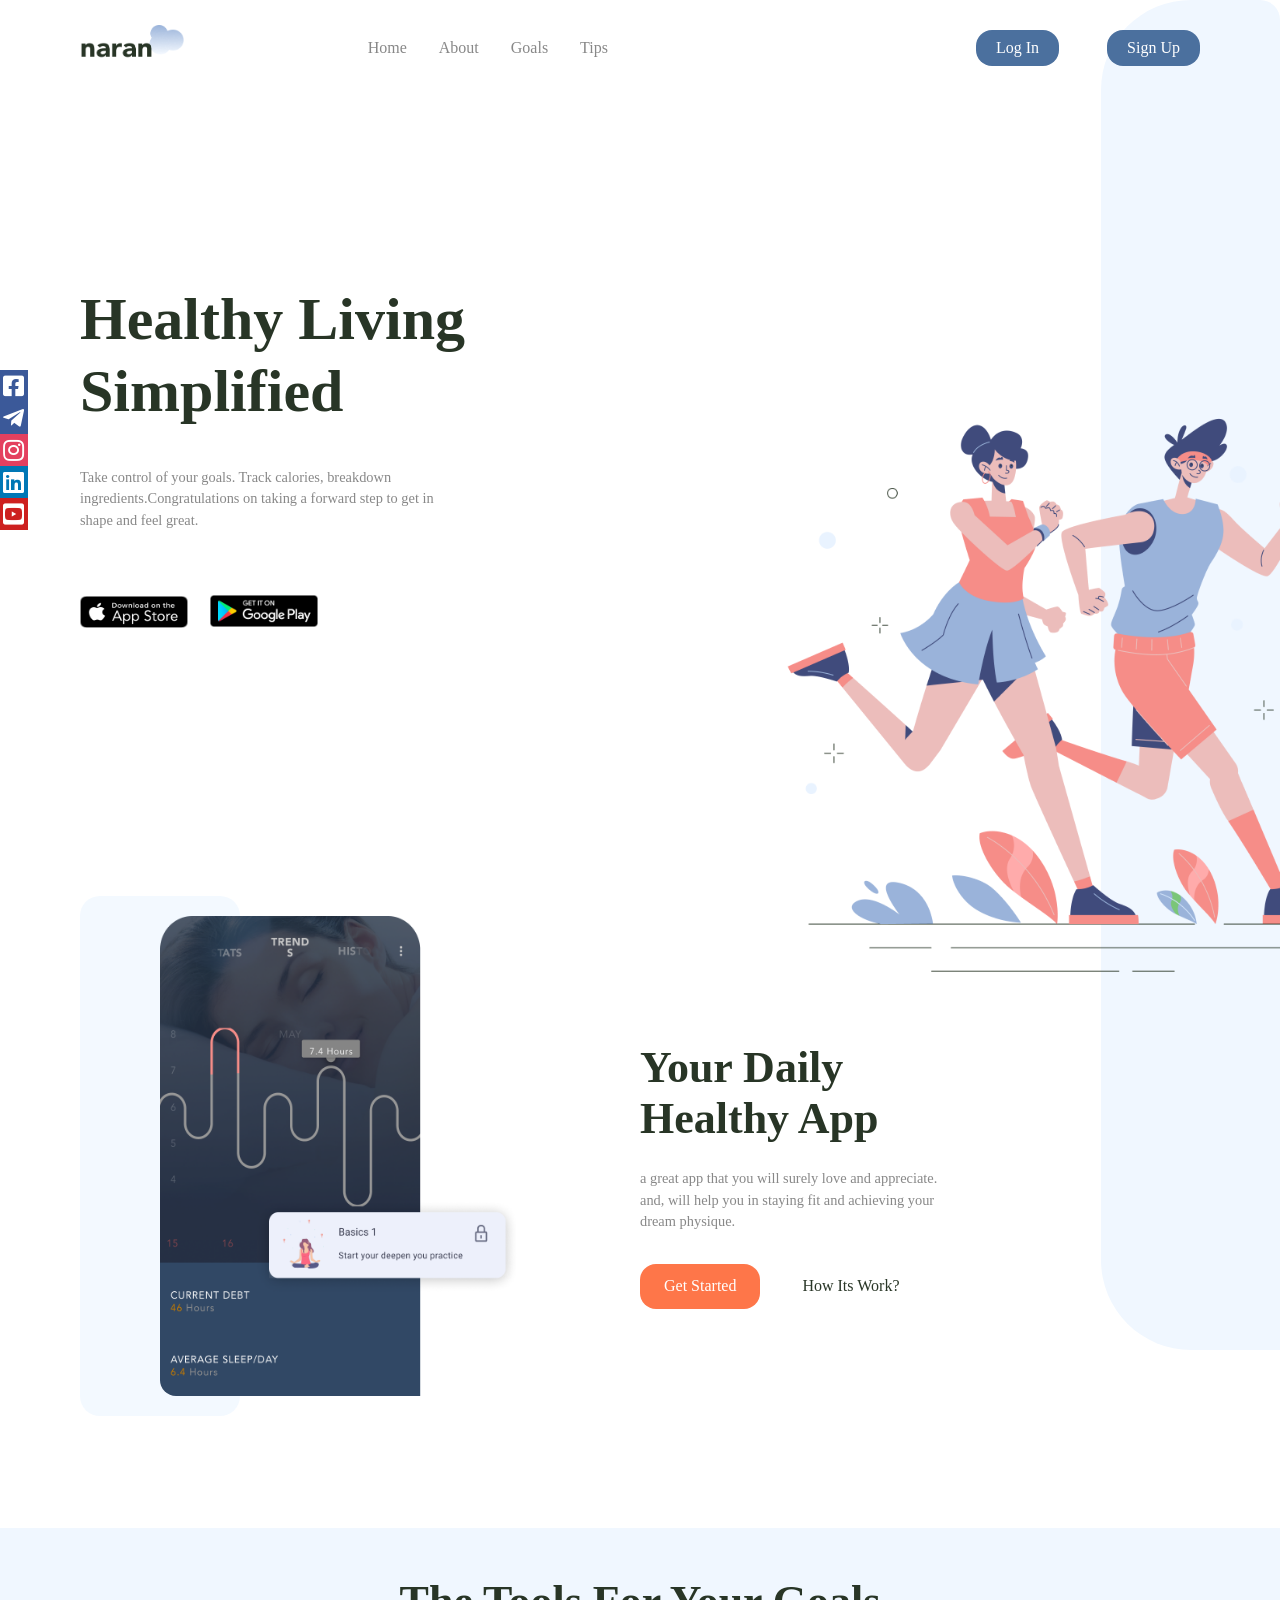
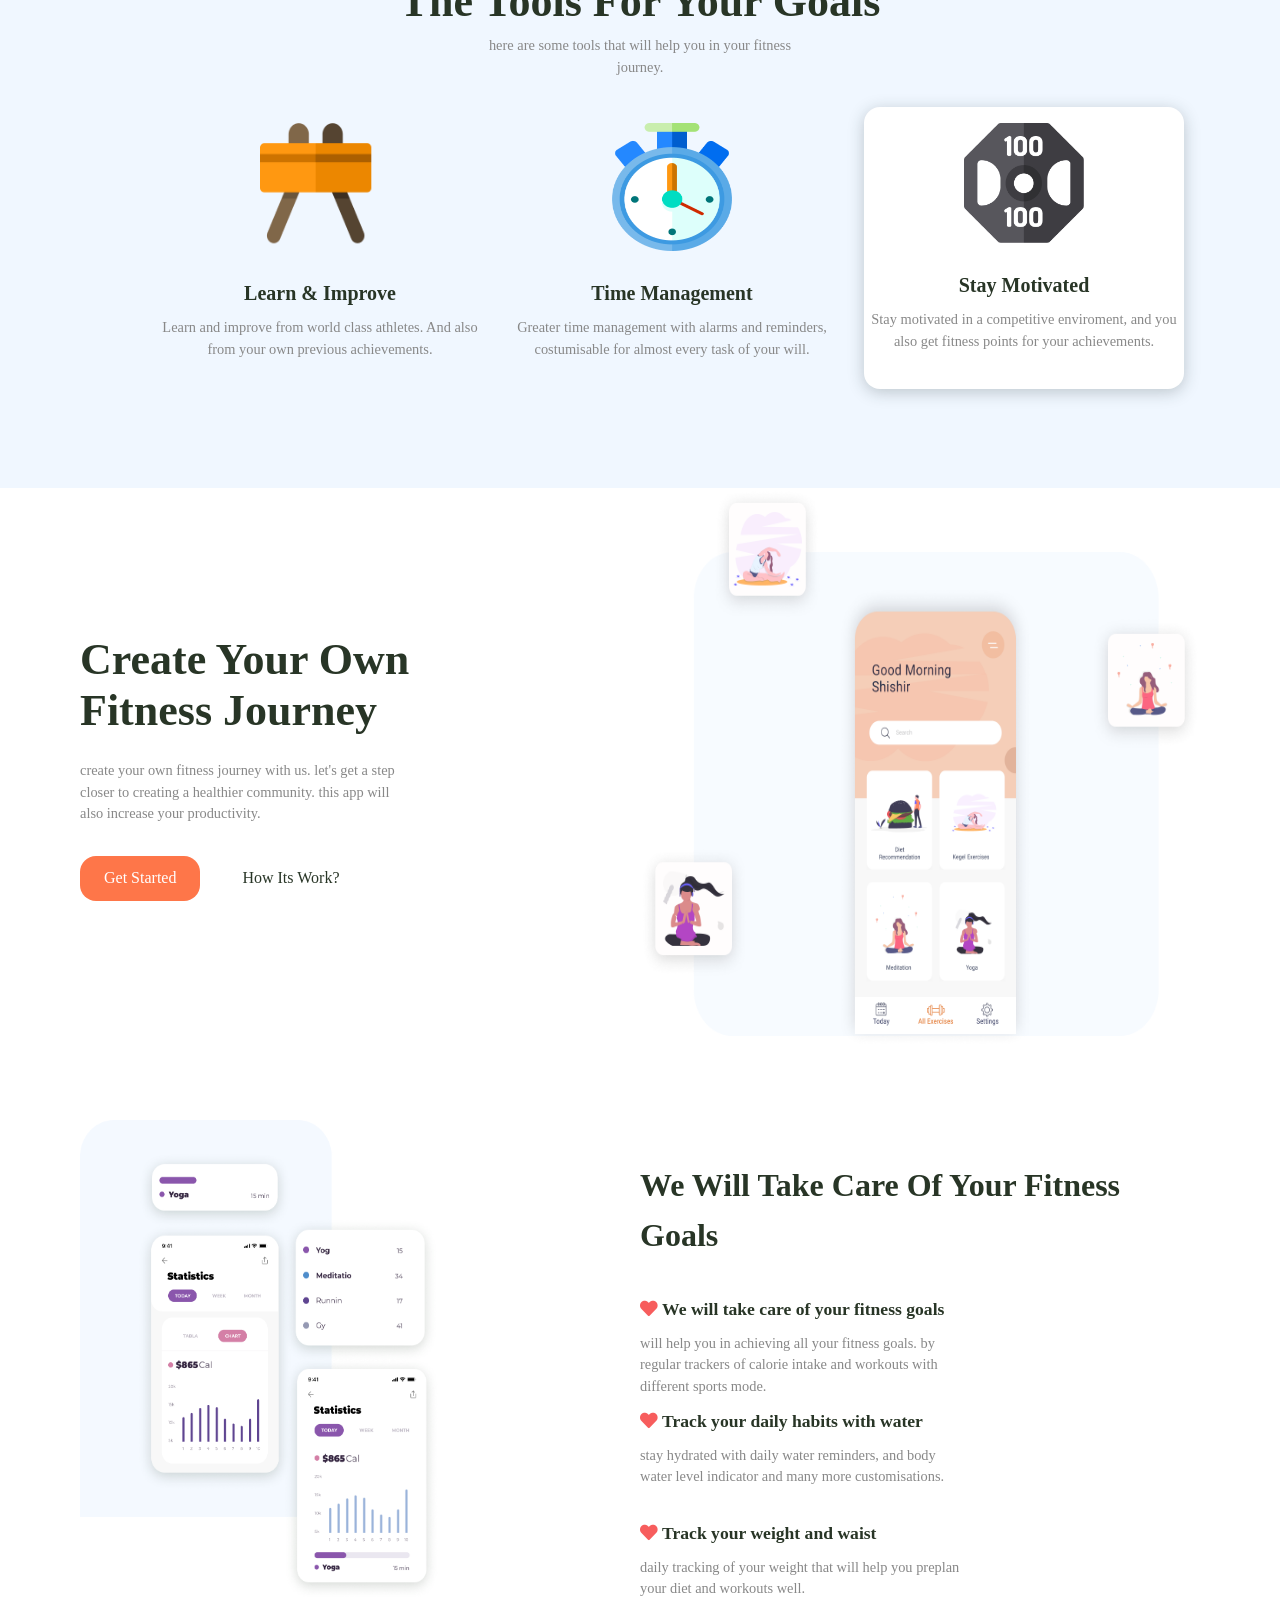
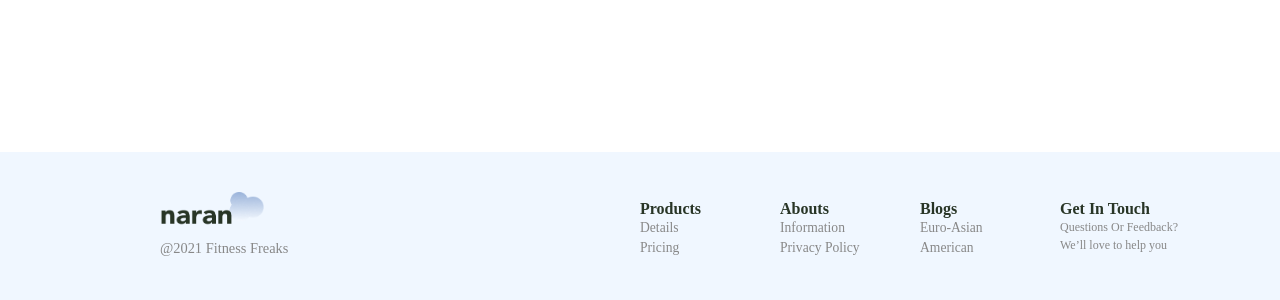
<file: index.html>
<!DOCTYPE html>
<html lang="en">
  <head>
    <meta charset="UTF-8" />
    <meta http-equiv="X-UA-Compatible" content="IE=edge" />
    <meta name="viewport" content="width=device-width, initial-scale=1.0" />
    <link
      rel="stylesheet"
      href="https://cdnjs.cloudflare.com/ajax/libs/font-awesome/5.15.0/css/all.min.css"
      integrity="sha512-BnbUDfEUfV0Slx6TunuB042k9tuKe3xrD6q4mg5Ed72LTgzDIcLPxg6yI2gcMFRyomt+yJJxE+zJwNmxki6/RA=="
      crossorigin="anonymous"
      referrerpolicy="no-referrer"
    />
    <title> Fitness Freaks </title>
    <link rel="stylesheet" href="style.css" />
  </head>
  <body>
    <header>
      <nav>
        <!-- left side menu  -->
        <div class="left-side-menu">
          <div class="logo">
            <a href="#">
              <img src="images/logo1.png" alt="logo" />
            </a>
          </div>

          <div class="sub-menu">
            <a href="#">
              <li>Home</li>
            </a>
            <a href="#section-two">
              <li>About</li>
            </a>
            <a href="#section-third">
              <li>Goals</li>
            </a>
            <a href="#section-five">
              <li>Tips</li>
            </a>
          </div>
        </div>

        <!-- right side menu  -->
        <div class="right-side-menu">
          <div class="sub-menu">
            <a href="LOGIN.HTML">
              <button>Log In</button>
            </a>
            <button>Sign Up</button>
          </div>
        </div>
      </nav>
    </header>

    <!-- -------------- our hero section start----------------- -->
    <section class="main-hero-section">
      <!-- left side code   -->
      <div class="hero-left-side">
        <h1>Healthy living simplified</h1>
        <p>
          Take control of your goals. Track calories, breakdown
          ingredients.Congratulations on taking a forward step to get in shape
          and feel great.
        </p>
        <div class="button-group">
          <a href="https://www.apple.com/in/app-store/">
            <img
              src="images/appstore.png"
              alt="appstore"
              class="appStore"
            />
          </a>
          <a href="https://play.google.com/store/apps/details?id=com.google.android.apps.fitness">
            <img src="images/googlePlay.png" alt="googlePlay" />
          </a>
        </div>
      </div>
      <!-- right side code   -->
      <div class="hero-right-side">
        <img src="images/heropage.png" alt="heropageImg" />
      </div>
    </section>
    <!-- -------------------our 2nd section start ----------------- -->

    <section class="common-section" id="section-two">
      <!-- left side of section 2  -->
      <div class="left-side">
        <figure>
          <img src="images/section2pic.png" alt="section2" />
        </figure>
      </div>

      <!-- right side of section 2  -->
      <div class="right-side">
        <h2>Your Daily Healthy App</h2>
        <p>
          A great app that you will surely love and appreciate. And, will help you in staying fit and achieving your dream physique.
        </p>
        <div class="button-group">
          <button class="common-button">get started</button>
          <button class="common-button-normal">how its work?</button>
        </div>
      </div>
    </section>

    <!----------------- our 3rd section start --------------------->
    <section class="section-third" id="section-third">
      <h2>The Tools For Your Goals</h2>
      <p>
        here are some tools that will help you in your fitness journey.
      </p>
      <div class="section-third-task">
        <div class="task-1">
          <img src="images/sectionIcon1.png" alt="icon1" />
          <h3>Learn & Improve</h3>
          <p>
            Learn and improve from world class athletes. And also from your own previous achievements.
          </p>
        </div>

        <div class="task-2">
          <img src="images/sectionIcon2.png" alt="icon1" />
          <h3>Time Management</h3>
          <p>
            Greater time management with alarms and reminders, costumisable for almost every task of your will.
          </p>
        </div>

        <div class="task-3">
          <img src="images/sectionIcon3.png" alt="icon1" />
          <h3>Stay Motivated</h3>
          <p>
            Stay motivated in a competitive enviroment, and you also get fitness points for your achievements.
          </p>
        </div      </div>
    </section>
    <!-- ---------------- our 4th section start -------------------->

    <section class="common-section" id="section-four">
      <!-- right side of section 2  -->
      <div class="right-side">
        <h2>Create Your Own Fitness Journey</h2>
        <p>
          Create your own fitness journey with us. Let's get a step closer to creating a healthier community. This app will also increase your productivity. 
        </p>
        <div class="button-group">
          <button class="common-button">get started</button>
          <button class="common-button-normal">how its work?</button>
        </div>
      </div>

      <!-- left side of section 2  -->
      <div class="left-side">
        <img src="images/section4img.png" alt="section2" />
      </div>
    </section>

    <!-- --------------- our 5th section start ----------------->

    <section class="common-section" id="section-five">
      <!-- left side of section 2  -->
      <div class="left-side">
        <img src="images/section5.png" alt="section5" />
      </div>

      <!-- right side of section 2  -->
      <div class="right-side">
        <h2>We Will Take Care Of Your Fitness Goals</h2>

        <div class="fitness-goals">
          <div class="rule1">
            <h3>
              <i class="fas fa-heart"></i> We will take care of your fitness
              goals
            </h3>
            <p>
              Will help you in achieving all your fitness goals. By regular trackers of calorie intake and workouts with
			  different sports mode.
            </p>
          </div>

          <div class="rule2">
            <h3>
              <i class="fas fa-heart"></i> Track your daily habits with water
            </h3>
            <p>
              Stay hydrated with daily water reminders, and body water level indicator and many more customisations.			  
            </p>
          </div>

          <div class="rule3">
            <h3><i class="fas fa-heart"></i> Track your weight and waist</h3>
            <p>
              Daily tracking of your weight that will help you preplan your diet and workouts well. 
            </p>
          </div>
        </div>
      </div>
    </section>

    <!-- --------------------- our 6th section start--------------------->

    <footer>
      <div class="logo-div">
        <img src="images/logo1.png" alt="logo" />
        <p>@2021 Fitness Freaks</p>
      </div>

      <div class="footer-menu">
        <div class="footer-div-2">
          <h4>Products</h4>
          <a href="#"><li>Details</li></a>
          <a href="#"><li>Pricing</li></a>
        </div>

        <div class="footer-div-3">
          <h4>Abouts</h4>
          <a href="#"><li>Information</li></a>
          <a href="#"><li>Privacy Policy</li></a>
        </div>

        <div class="footer-div-4">
          <h4>Blogs</h4>
          <a href="#"><li>Euro-Asian</li></a>
          <a href="#"><li>American</li></a>
        </div>

        <div class="footer-div-5">
          <h4>Get In Touch</h4>
          <a href="#"><li>Questions Or Feedback?</li></a>
          <a href="#"><li>We’ll love to help you</li></a>
        </div>
      </div>
    </footer>

    <!-------------- our 7th section  social media start ----------------- -->

    <div class="icon-bar">
      <a href="https://www.facebook.com/arnold" class="facebook" target="_thapa">
        click here to visit <i class="fab fa-facebook-square"></i>
      </a>

      <a href="https://t.me/AASchwarzenegger" class="telegram" target="_thapa">
        click here to visit <i class="fab fa-telegram-plane"></i>
      </a>

      <a
        href="https://instagram.com/cbum?igshid=YmMyMTA2M2Y="
        class="instagram"
        target="_chris"
      >
        click here to visit <i class="fab fa-instagram"></i>
      </a>

      <a href="https://www.linkedin.com/in/arnold-schwarzenegger" class="linkedin" target="_thapa">
        click here to visit <i class="fab fa-linkedin"></i>
      </a>

      <a
        href="https://www.youtube.com/@ChrisBumstead"
        class="youtube"
        target="_chris"
      >
        click here to visit <i class="fab fa-youtube-square"></i>
      </a>
    </div>
  </body>
</html>
</file>
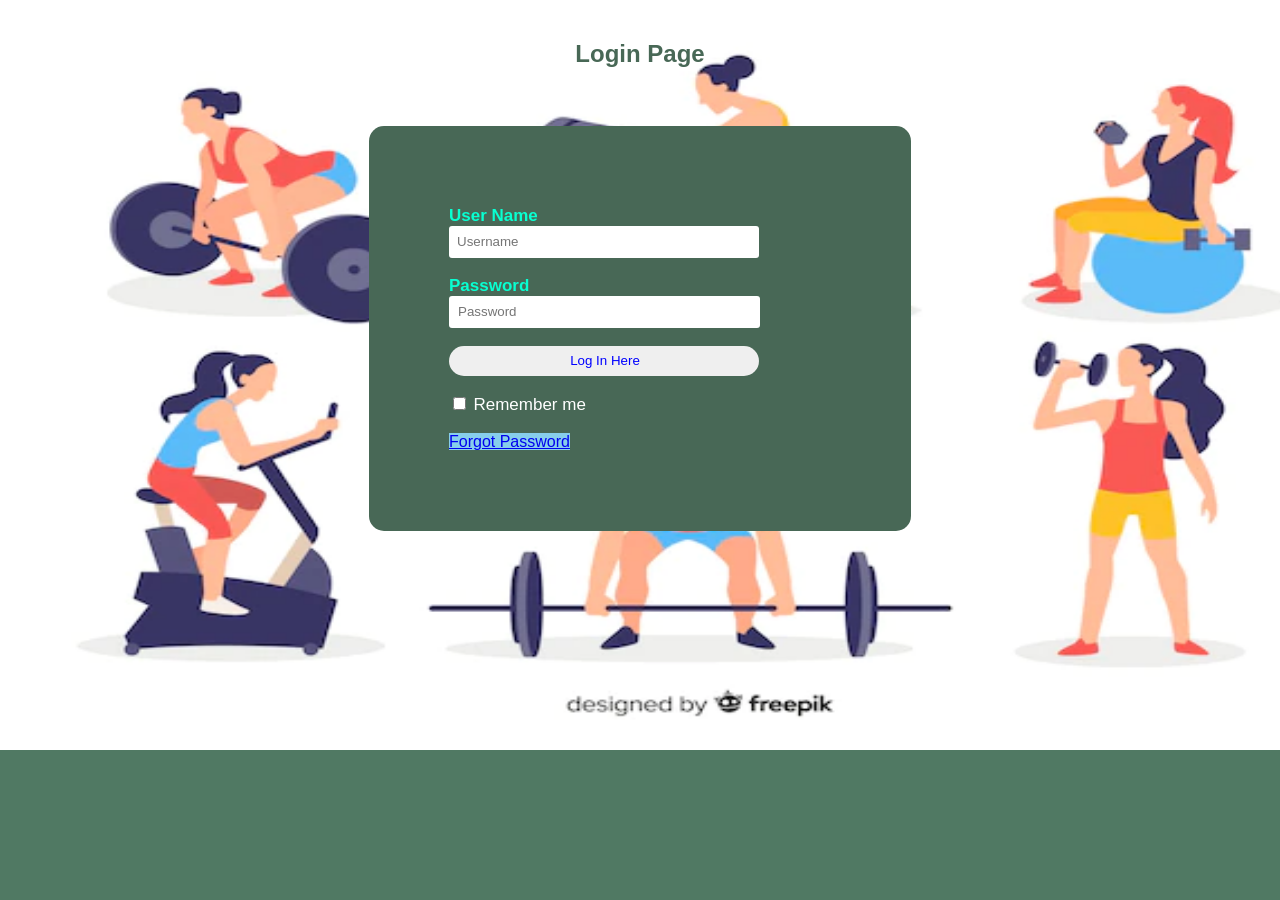
<file: LOGIN.HTML>
<!DOCTYPE html>    
<html>    
<head>    
    <title>Login Form</title>    
    <link rel="stylesheet" type="text/css" href="loginpg.css">    
</head>    
<body background="images/people-gym.webp">    
    <h2>Login Page</h2><br>    
    <div class="login">    
    <form id="login" method="get" action="login.php">    
        <label><b>User Name     
        </b>    
        </label>    
        <input type="text" name="Uname" id="Uname" placeholder="Username">    
        <br><br>    
        <label><b>Password     
        </b>    
        </label>    
        <input type="Password" name="Pass" id="Pass" placeholder="Password">    
        <br><br>    
        <input type="button" name="log" id="log" value="Log In Here">       
        <br><br>    
        <input type="checkbox" id="check">    
        <span>Remember me</span>    
        <br><br>    
        <a href="#">Forgot Password</a>    
    </form>     
</div>    
</body>    
</html>
</file>
<file: style.css>
* {
  margin: 0;
  padding: 0;
  box-sizing: border-box;
}

html {
  font-size: 62.5%;
  scroll-behavior: smooth;
}

body {
  --main-color: #283526;
  --primry-color: #888888;
  --button-background: #4b709e;
  --primary-button-background: #fe7649;
  --background-color: #f0f7ff;
}

h1,
h2 {
  font-family: Avenir LT Std;
  color: var(--main-color);
}

h4,
h3 {
  font-family: "muli";
  color: var(--main-color);
}

h3 {
  font-weight: 750;
  font-size: 2.2rem;
  line-height: 6rem;
  text-transform: capitalize;
}

p,
a,
li,
button {
  font-family: "muli";
  color: var(--primry-color);
}

p {
  font-size: 1.8rem;
  line-height: 150%;
  font-style: normal;
  font-weight: normal;
}

a {
  text-decoration: none;
  cursor: pointer;
}

li {
  list-style: none;
}

button {
  padding: 1rem 3rem;
  border-radius: 2rem;
  border: none;
  outline: none;
  line-height: 3.6rem;
  text-transform: capitalize;
  cursor: pointer;
  font-style: normal;
  font-weight: normal;
  font-size: 2rem;
}

/* ------------------------- our menu style ----------------------- */
header {
  padding: 0 20rem;
}

header nav {
  display: flex;
  justify-content: space-between;
  align-items: center;
  width: 100%;
  height: 12rem;
}

header nav .left-side-menu {
  display: flex;
  justify-content: space-between;
  align-items: center;
  width: 50%;
  /* background-color: #e2efff; */
}

header nav .left-side-menu a img {
  width: 13rem;
  height: 5.5rem;
}

header nav .left-side-menu .sub-menu {
  height: inherit;
  display: flex;
  position: relative;
  z-index: 99;
}

header nav .left-side-menu .sub-menu a {
  margin-right: 4rem;
}

header nav .left-side-menu .sub-menu a li {
  font-size: 2rem;
  line-height: 3.6rem;
  text-transform: capitalize;
  transition: all 0.2s;
}

header nav .left-side-menu .sub-menu a li:hover {
  color: var(--button-background);
}

/* right side menu css style  */

header .right-side-menu {
  width: 50%;
  display: flex;
  justify-content: end;
}

header .right-side-menu .sub-menu {
  width: 100%;
  height: inherit;
  display: flex;
  align-items: center;
  justify-content: flex-end;
}

header .right-side-menu .sub-menu a {
  margin-right: 4rem;
  padding: 0.7rem 2rem;
  background: rgba(255, 255, 255, 0.5);
  font-size: 2rem;
  cursor: pointer;
  border-radius: 1rem;
  position: relative;
  z-index: 9;
}

header .right-side-menu .sub-menu button {
  padding: 0.5rem 2.5rem;
  background-color: var(--button-background);
  color: #fff;
  position: relative;
  z-index: 9;
}

header .right-side-menu .sub-menu button:hover {
  background: #1b3d68;
}

header .right-side-menu .sub-menu a li:hover {
  color: var(--button-background);
}

/* ----------------------- our hero css style -------------------------- */
.main-hero-section {
  padding: 0 20rem;
  width: 100%;
  height: 100%;
  display: flex;
  justify-content: space-between;
  align-items: center;
  margin-bottom: 10rem;
}

.main-hero-section .hero-left-side {
  width: 50%;
  height: 80vh;
  display: flex;
  justify-content: center;
  align-items: flex-start;
  flex-direction: column;
}

.main-hero-section h1 {
  width: 55rem;
  font-size: 7.5rem;
  line-height: 9rem;
  margin-bottom: 5rem;
  text-transform: capitalize;
}

.main-hero-section p {
  margin-bottom: 8rem;
  width: 45rem;
}

.main-hero-section a img {
  width: 13.5rem;
  height: 4rem;
}

.main-hero-section .button-group .appStore {
  height: 4.3rem;
  margin-bottom: -0.4rem;
}

.main-hero-section .button-group a:first-child {
  margin-right: 2.5rem;
}

/* ------------------- our hero right side css style ---------------------- */
.main-hero-section .hero-right-side {
  width: 14%;
  height: 150vh;
  background: var(--background-color);
  position: absolute;
  right: 0;
  top: 0;
  border-radius: 90px 20px 0px 90px;
  display: flex;
  justify-content: center;
  align-items: center;
}

.main-hero-section .hero-right-side img {
  width: 100rem;
  height: 90rem;
  margin-right: 43rem;
}

/* ------------------- our 2nd section left side css style ------------------- */

.common-section {
  width: 100%;
  height: 70rem;
  display: grid;
  grid-template-columns: 1fr 1fr;
  margin-bottom: 9rem;
  padding: 0 20rem;
}

.common-section .left-side {
  width: inherit;
  height: inherit;
}

.common-section .left-side figure {
  width: 20rem;
  height: 65rem;
  background: #f3f9ff;
  border-radius: 20px;
}

.common-section .left-side img {
  width: 45rem;
  height: 60rem;
  border-radius: 2rem;
  margin-left: 10rem;
  margin-top: 2.5rem;
}

/* ------------------- our 2nd section right side css style ------------------------ */

.common-section .right-side {
  width: inherit;
  height: inherit;
  display: flex;
  justify-content: center;
  align-items: flex-start;
  flex-direction: column;
}

.common-section .right-side h2 {
  width: 40rem;
  font-style: normal;
  font-size: 5.5rem;
  font-weight: bold;
  line-height: 6.3rem;
  margin-bottom: 3rem;
  text-transform: capitalize;
}

.common-section .right-side p {
  width: 40.3rem;
  height: 9rem;
  text-transform: lowercase;
  margin-bottom: 3rem;
}

.common-section .right-side .common-button {
  padding: 1rem 3rem;
  background-color: var(--primary-button-background);
  margin-right: 2rem;
  color: #fff;
}

.common-section .right-side button:last-child {
  color: var(--main-color);
  background-color: transparent;
}

.common-section .right-side .common-button:hover {
  background: #cc491d;
}

.common-section .right-side .common-button-normal:hover {
  background: var(--primary-button-background);
  color: #f0f7ff;
}

/* ------------------- our 3rd section  css style ---------------------- */

.section-third {
  width: 100%;
  height: 70rem;
  background: var(--background-color);
  padding: 3rem 20rem;
}

.section-third h2 {
  font-size: 5.5rem;
  margin-bottom: 1rem;
  margin-top: 3rem;
  text-align: center;
}

.section-third p {
  width: 40rem;
  height: 9rem;
  margin-bottom: 3rem;
  text-align: center;
  margin: auto;
}

.section-third .section-third-task {
  display: grid;
  grid-template-columns: 1fr 1fr 1fr;
  grid-column-gap: 4rem;
}

.section-third .section-third-task .task-1,
.section-third .section-third-task .task-2,
.section-third .section-third-task .task-3 {
  padding-top: 2rem;
  /* background: cornsilk; */
  text-align: center;
  transition: all 0.3s linear;
  border-radius: 2rem;
}

.section-third .section-third-task .task-1 h3,
.section-third .section-third-task .task-2 h3,
.section-third .section-third-task .task-3 h3 {
  font-size: 2.5rem;
  text-transform: capitalize;
  margin-top: 2rem;
}

.section-third .section-third-task .task-1 img,
.section-third .section-third-task .task-2 img,
.section-third .section-third-task .task-3 img {
  width: 15rem;
  height: 15rem;
  transition: all 0.3s;
}

.section-third .section-third-task .task-1 img,
.section-third .section-third-task .task-2 img {
  height: 16rem;
}

.section-third .section-third-task .task-3 {
  background: #fff;
  box-shadow: 0rem 0.4rem 2rem rgba(35, 52, 53, 0.25);
}

.section-third .section-third-task .task-1:hover,
.section-third .section-third-task .task-2:hover {
  background: #fff;
  box-shadow: 0rem 0.4rem 2rem rgba(35, 52, 53, 0.25);
}

.section-third .section-third-task .task-1:hover > img,
.section-third .section-third-task .task-2:hover > img,
.section-third .section-third-task .task-3:hover > img {
  transform: rotate(360deg);
}

/* ------------------- our 4th section  css style -------------------- */

#section-four .right-side h2 {
  width: 50rem;
}

#section-four .left-side img {
  width: inherit;
  height: inherit;
  margin: 0;
}

/* ------------------- our 5th section  css style------------------------- */

#section-five .left-side img {
  margin: 0;
}

#section-five .right-side {
  justify-content: flex-start;
  padding-top: 5rem;
}

#section-five .right-side h2 {
  width: 63rem;
  font-weight: 900;
  font-size: 4rem;
  line-height: 6.3rem;
}

#section-five .right-side h3 {
  text-transform: none;
}

#section-five .right-side p {
  height: 3rem;
}

#section-five .right-side div {
  margin-bottom: 5rem;
}

.fa-heart {
  color: #f75d5d;
}

/* ------------------- our 6th section Footer css style ------------------------ */

footer {
  width: 100%;
  background: var(--background-color);
  height: auto;
  padding: 5rem 20rem;
  display: grid;
  grid-template-columns: 1fr 1fr;
}

footer img {
  width: 13rem;
  height: 5.5rem;
}

footer .footer-menu {
  margin-top: 1rem;
  margin-right: -10rem;
  display: grid;
  grid-template-columns: 1fr 1fr 1fr 1fr;
}

footer div h4 {
  font-size: 2rem;
  text-transform: capitalize;
}

footer div a {
  font-size: 1.7rem;
  line-height: 150%;
}

footer .footer-div-5 a {
  font-size: 1.5rem;
}

/* ------------------- our 7th section social media css style ------------------------ */

.icon-bar {
  position: fixed;
  top: 50%;
  transform: translateY(-50%);
  z-index: 10;
}

.icon-bar a {
  width: 18rem;
  background: #3b5999;
  color: #fff;
  display: flex;
  justify-content: flex-end;
  align-items: center;
  font-size: 1.7rem;
  padding: 0.5rem;
  transition: all 0.5s linear;
  transform: translateX(-14.5rem);
}

.icon-bar a:hover {
  transform: translateX(0);
}

.icon-bar a .fab {
  padding-left: 1rem;
  font-size: 3rem;
  animation: letszoom 3s linear alternate-reverse infinite;
}

@keyframes letszoom {
  from {
    transform: scale(0.6);
  }
  to {
    transform: scale(0.9);
  }
}

.icon-bar .twitter {
  background: #00aced;
}

.icon-bar .instagram {
  background: #e4405f;
}

.icon-bar .youtube {
  background: #cd201f;
}

.icon-bar .linkedin {
  background: #0077b5;
}

/* ----------------responsive website layout start ---------------------*/

@media (max-width: 1620px) {
  header,
  .main-hero-section,
  .common-section {
    padding: 0 12rem;
  }

  .main-hero-section .hero-right-side img {
    width: 95rem;
    height: 95rem;
    margin-right: 30rem;
  }
}

/* laptop devices  */
@media (max-width: 1280px) {
  header,
  .main-hero-section,
  .common-section {
    padding: 0 10rem;
  }
  html {
    font-size: 50%;
  }

  .main-hero-section .hero-right-side img {
    width: 80rem;
    height: 80rem;

    margin-right: 28rem;
    margin-top: 5rem;
  }
}

/* tablet mode css style   */
@media (max-width: 980px) {
  header,
  .main-hero-section,
  .common-section,
  .section-third {
    padding: 0 8rem;
  }

  .main-hero-section .hero-right-side {
    width: 100%;
    position: relative;
    background: transparent;
    display: flex;
    justify-content: center;
    align-items: center;
  }

  .main-hero-section .hero-right-side img {
    width: 60rem;
    height: 60rem;
    /* margin-left: -11rem; */
    margin-right: 0;
    margin-top: 5rem;
  }

  .common-section {
    width: 100%;
    height: auto;
    display: grid;
    grid-template-columns: 1fr;
  }

  .common-section .left-side figure {
    height: 55rem;
  }

  .common-section .left-side figure img {
    height: 50rem;
    margin-left: 5rem;
    width: 35rem;
  }

  .common-section .right-side {
    margin-top: 6rem;
    justify-content: start;
    height: auto;
  }

  .common-section .right-side h2 {
    font-size: 4.5rem;
    width: 35rem;
  }

  /* section 3 style  */
  .section-third {
    height: auto;
    padding: 0 5rem;
    padding-bottom: 5rem;
  }

  .section-third h2 {
    width: auto;
    padding: 0 1rem;
    font-size: 4.5rem;
    line-height: 6rem;
    padding-top: 5rem;
  }

  .section-third .section-third-task {
    display: grid;
    grid-template-columns: 1fr;
    grid-column-gap: 4rem;
    padding: 0;
  }

  .section-third .section-third-task .task-1 img,
  .section-third .section-third-task .task-2 img,
  .section-third .section-third-task .task-3 img {
    width: 15rem;
    height: 15rem;
  }

  .section-third .section-third-task .task-2 {
    margin: 2rem 0;
  }

  /* section 4 style  */

  #section-four .right-side {
    order: 2;
  }

  #section-four .right-side h2 {
    width: 40rem;
  }

  #section-four .left-side img {
    height: 38rem;
    width: 38rem;
    margin-top: 5rem;
  }

  /* section 5 style  */

  #section-five .right-side {
    order: 2;
  }

  #section-five .right-side h2 {
    width: 40rem;
    font-size: 3.5rem;
    line-height: 4.2rem;
  }

  #section-five .left-side img {
    height: 38rem;
    width: 38rem;
    margin-top: 5rem;
  }

  /* section 6 style  */
  footer {
    width: 100%;
    padding: 3rem 5rem;
    display: grid;
    grid-template-columns: none;
  }

  footer .footer-menu {
    display: grid;
    grid-template-columns: 1fr 1fr 1fr 1fr;
  }

  footer .footer-menu h4 {
    font-size: 1.5rem;
  }

  /* icons bar  */
  .icon-bar {
    top: 35%;
  }
}

/* mobile devices */
@media (max-width: 770px) {
  header,
  .main-hero-section,
  .common-section {
    padding: 0 5rem;
  }

  header nav {
    padding-top: 1rem;
    display: flex;
    flex-flow: column;
    align-items: flex-start;
  }

  header nav .left-side-menu {
    width: 100%;
    display: block;
    order: 2;
  }

  header nav .left-side-menu img {
    display: block;
    width: 100%;
  }

  header .left-side-menu .sub-menu {
    width: 100%;
    display: block;
  }

  header nav .left-side-menu .sub-menu a {
    margin-right: 2rem;
  }

  header nav .left-side-menu .sub-menu a li {
    font-size: 1.7rem;
  }

  header nav .right-side-menu {
    width: 100%;
    order: 1;
  }

  header nav .right-side-menu .sub-menu a {
    width: 10rem;
    height: 3.5rem;
    border: 0.1rem solid var(--main-color);
    border-radius: 2rem;
    display: flex;
    justify-content: center;
    align-items: center;
    margin-right: 1rem;
  }

  header nav .right-side-menu .sub-menu a li {
    font-size: 1.5rem;
    margin-right: 0;
    text-transform: uppercase;
  }

  header nav .right-side-menu .sub-menu button {
    width: 13rem;
    font-size: 1.5rem;
    text-transform: uppercase;
  }

  /* hero section css style  */
  .main-hero-section {
    width: 100%;
    height: 80vh;
    display: flex;
    flex-flow: column;
  }

  .main-hero-section .hero-left-side {
    order: 2;
    width: 100%;
  }

  .main-hero-section .hero-left-side h1 {
    width: 35rem;
    font-size: 5rem;
    line-height: 6rem;
    margin-bottom: 2rem;
  }

  .main-hero-section .hero-left-side p {
    width: 35rem;
    font-size: 2rem;
    margin-bottom: 5rem;
  }

  .main-hero-section .hero-right-side {
    order: 1;
    /* width: 100%; */
    display: flex;
    justify-content: center;
    align-items: center;
    position: relative;
    background: transparent;
  }

  .main-hero-section .hero-right-side img {
    width: 35rem;
    height: 35rem;
    margin: 0;
    margin-top: 4rem;
  }
}
</file>
<file: loginpg.css>
body 
{  
    margin: 0;  
    padding: 0;  
    background-color:#507963;
	background-repeat:no-repeat;
	background-size:1400px 750px;
    font-family: 'Arial';  
}  
.login{ 
        width: 382px;  
        overflow: hidden;  
        margin: auto;  
        margin: 20 0 0 450px;  
        padding: 80px;  
        background: #486856;  
        border-radius: 15px ;  
          
}  
h2{  
    text-align: center;  
    color: #486856;  
    padding: 20px;  
}  
label{  
    color: #08ffd1;  
    font-size: 17px;  
}  
#Uname{  
    width: 300px;  
    height: 30px;  
    border: none;  
    border-radius: 3px;  
    padding-left: 8px;  
}  
#Pass{  
    width: 300px;  
    height: 30px;  
    border: none;  
    border-radius: 3px;  
    padding-left: 9px;  
      
}  
#log{  
    width: 310px;  
    height: 30px;  
    border: none;  
    border-radius: 20px;  
    padding-left: 8px;  
    color: blue;  
  
  
}  
span{  
    color: white;  
    font-size: 17px;  
}  
a{  
    float: centre;  
    background-color: skyblue;  
}
</file>
